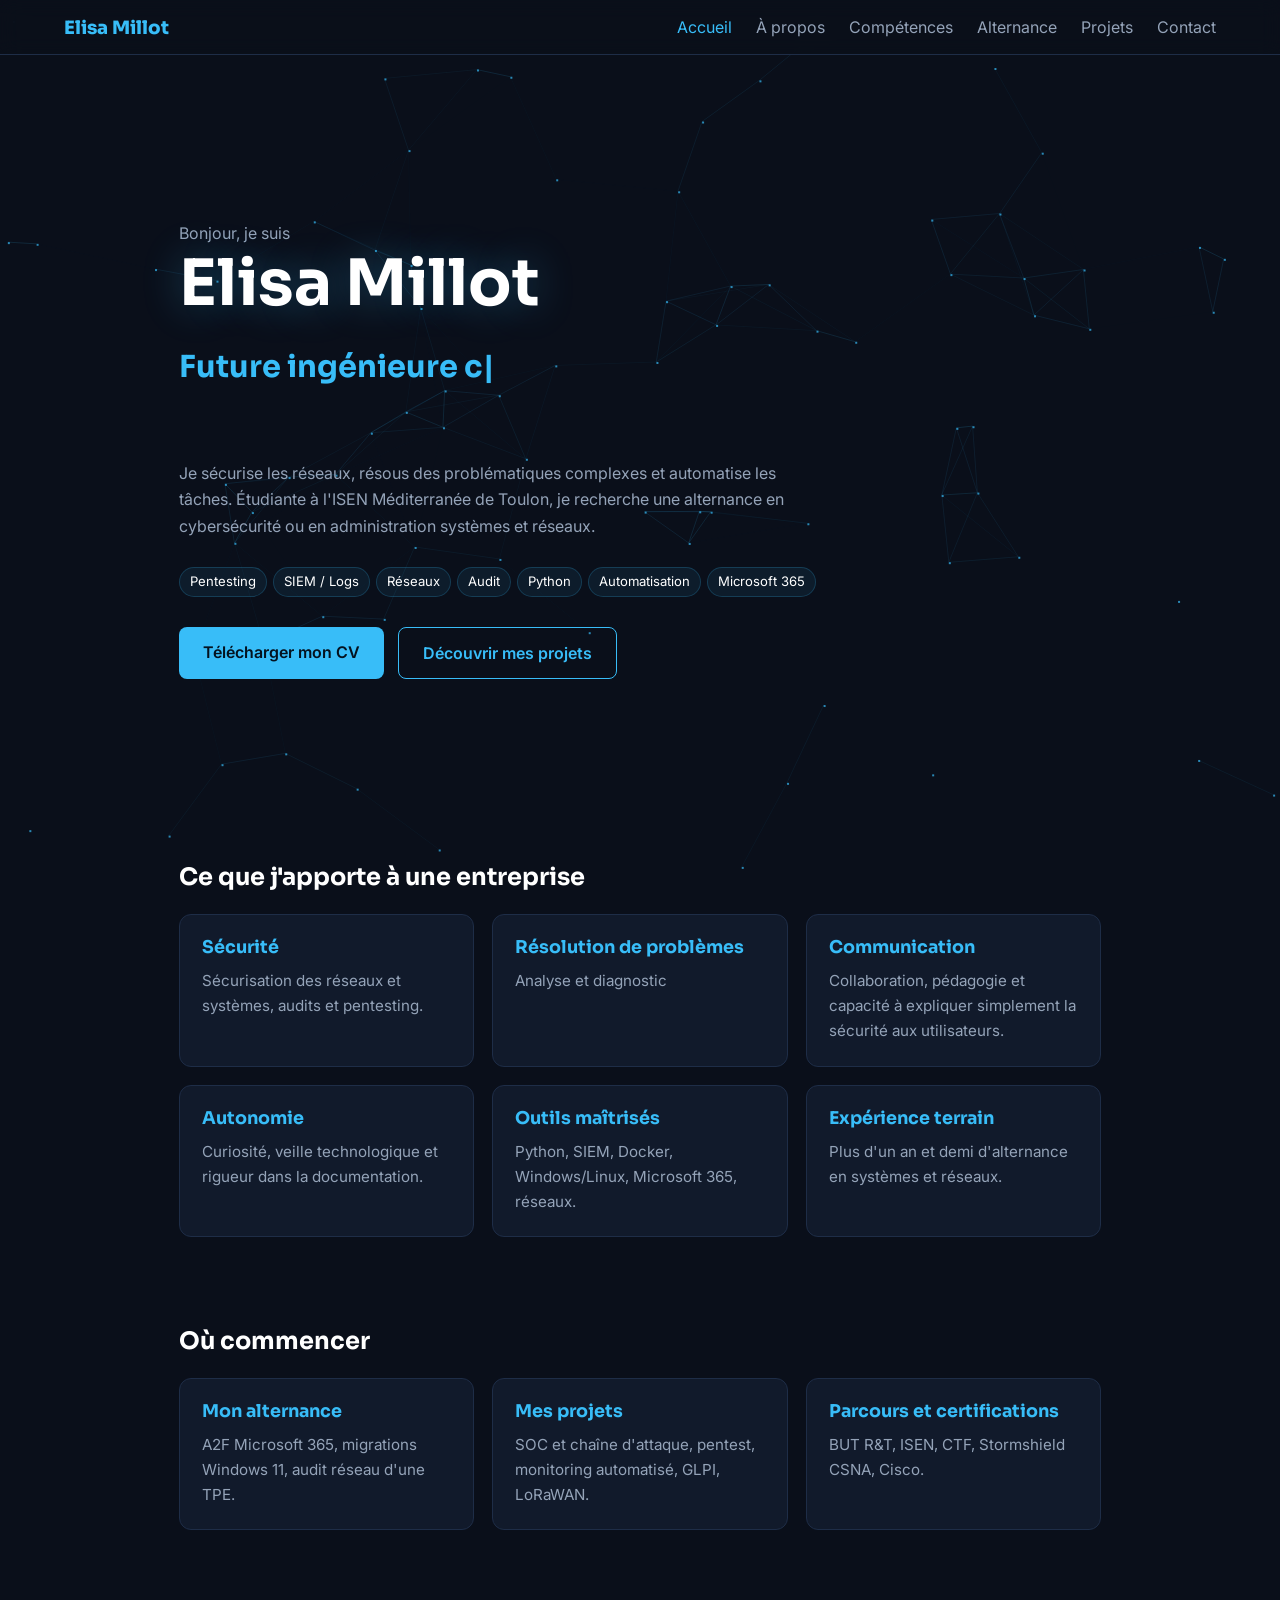
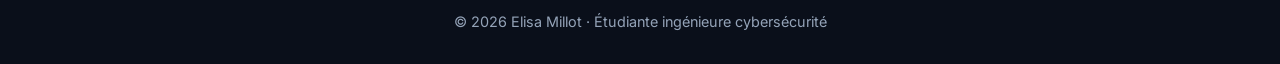
<file: index.html>
<!DOCTYPE html>
<html lang="fr"><head><meta charset="utf-8"><meta name="viewport" content="width=device-width,initial-scale=1">
<title>Accueil | Elisa Millot</title>
<meta name="description" content="Portfolio d'Elisa Millot, étudiante ingénieure cybersécurité et administratrice systèmes & réseaux.">
<link rel="preconnect" href="https://fonts.googleapis.com"><link rel="preconnect" href="https://fonts.gstatic.com" crossorigin>
<link href="https://fonts.googleapis.com/css2?family=Inter:wght@400;500&family=Sora:wght@600;700;800&display=swap" rel="stylesheet">
<link rel="stylesheet" href="css/style.css"></head>
<body><canvas id="bg" aria-hidden="true"></canvas>
<header><a class="logo" href="index.html">Elisa Millot</a><button id="burger" aria-label="Menu">☰</button><nav id="nav"><a href="index.html" class=on>Accueil</a><a href="about.html">À propos</a><a href="skills.html">Compétences</a><a href="alternance.html">Alternance</a><a href="projects.html">Projets</a><a href="contact.html">Contact</a></nav></header>
<main><section class="hero">
<p class="muted">Bonjour, je suis</p>
<h1>Elisa Millot</h1>
<h2 id="typed" data-words='["Future ingénieure cybersécurité","Administratrice Systèmes & Réseaux","Vice-présidente Hackcess · CTF"]'>Future ingénieure cybersécurité</h2>
<p class="lead">Je sécurise les réseaux, résous des problématiques complexes et automatise les tâches. Étudiante à l'ISEN Méditerranée de Toulon, je recherche une alternance en cybersécurité ou en administration systèmes et réseaux.</p>
<div class="tags"><span>Pentesting</span><span>SIEM / Logs</span><span>Réseaux</span><span>Audit</span><span>Python</span><span>Automatisation</span><span>Microsoft 365</span></div>
<div class="btns"><a class="btn" href="/Documents/CV-Millot.pdf" download>Télécharger mon CV</a><a class="btn ghost" href="projects.html">Découvrir mes projets</a></div>
</section>
<section><h2>Ce que j'apporte à une entreprise</h2><div class="grid">
<div class="card reveal"><h3>Sécurité</h3><p>Sécurisation des réseaux et systèmes, audits et pentesting.</p></div>
<div class="card reveal"><h3>Résolution de problèmes</h3><p>Analyse et diagnostic</p></div>
<div class="card reveal"><h3>Communication</h3><p>Collaboration, pédagogie et capacité à expliquer simplement la sécurité aux utilisateurs.</p></div>
<div class="card reveal"><h3>Autonomie</h3><p>Curiosité, veille technologique et rigueur dans la documentation.</p></div>
<div class="card reveal"><h3>Outils maîtrisés</h3><p>Python, SIEM, Docker, Windows/Linux, Microsoft 365, réseaux.</p></div>
<div class="card reveal"><h3>Expérience terrain</h3><p>Plus d'un an et demi d'alternance en systèmes et réseaux.</p></div></div></section>
<section><h2>Où commencer</h2><div class="grid">
<a class="card reveal" href="alternance.html"><h3>Mon alternance</h3><p>A2F Microsoft 365, migrations Windows 11, audit réseau d'une TPE.</p></a>
<a class="card reveal" href="projects.html"><h3>Mes projets</h3><p>SOC et chaîne d'attaque, pentest, monitoring automatisé, GLPI, LoRaWAN.</p></a>
<a class="card reveal" href="about.html"><h3>Parcours et certifications</h3><p>BUT R&T, ISEN, CTF, Stormshield CSNA, Cisco.</p></a></div></section></main>
<footer>© 2026 Elisa Millot · Étudiante ingénieure cybersécurité</footer>
<button id="top" aria-label="Retour en haut">↑</button>
<script src="js/script.js"></script></body></html>
</file>
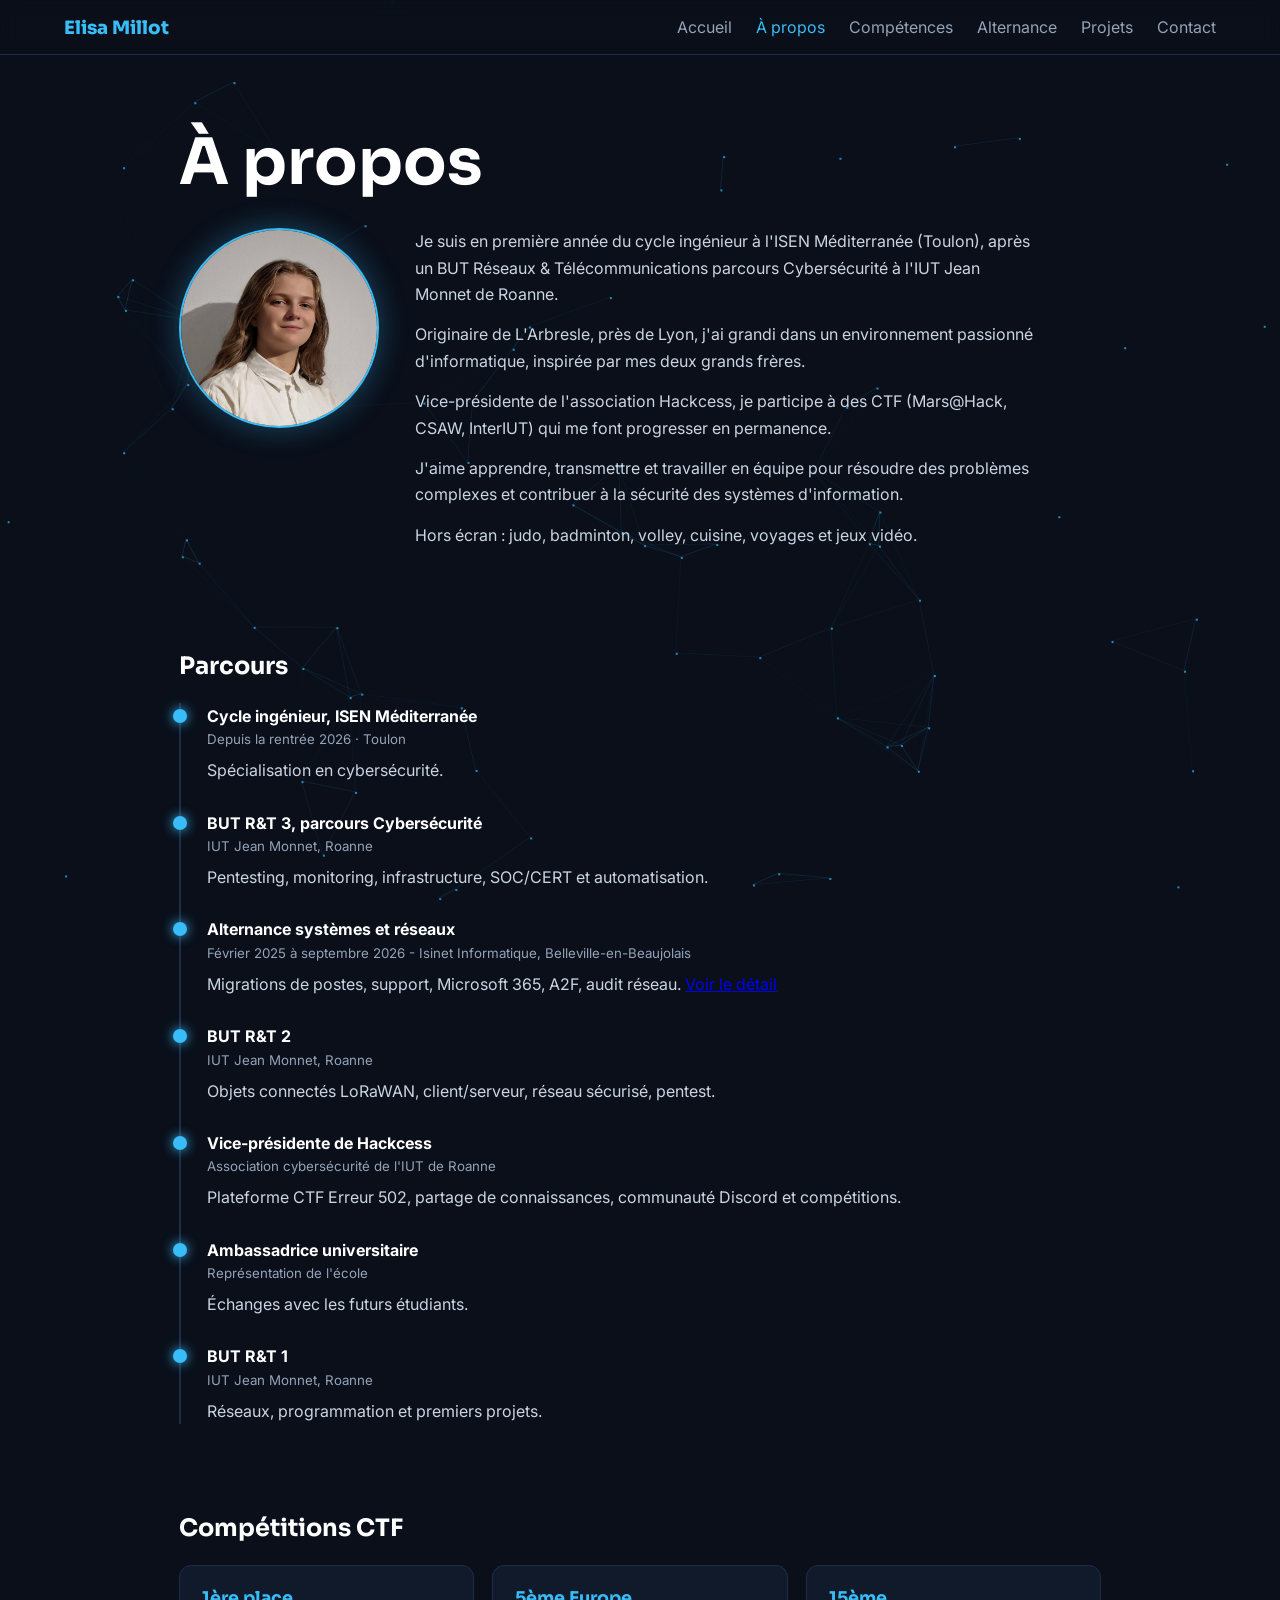
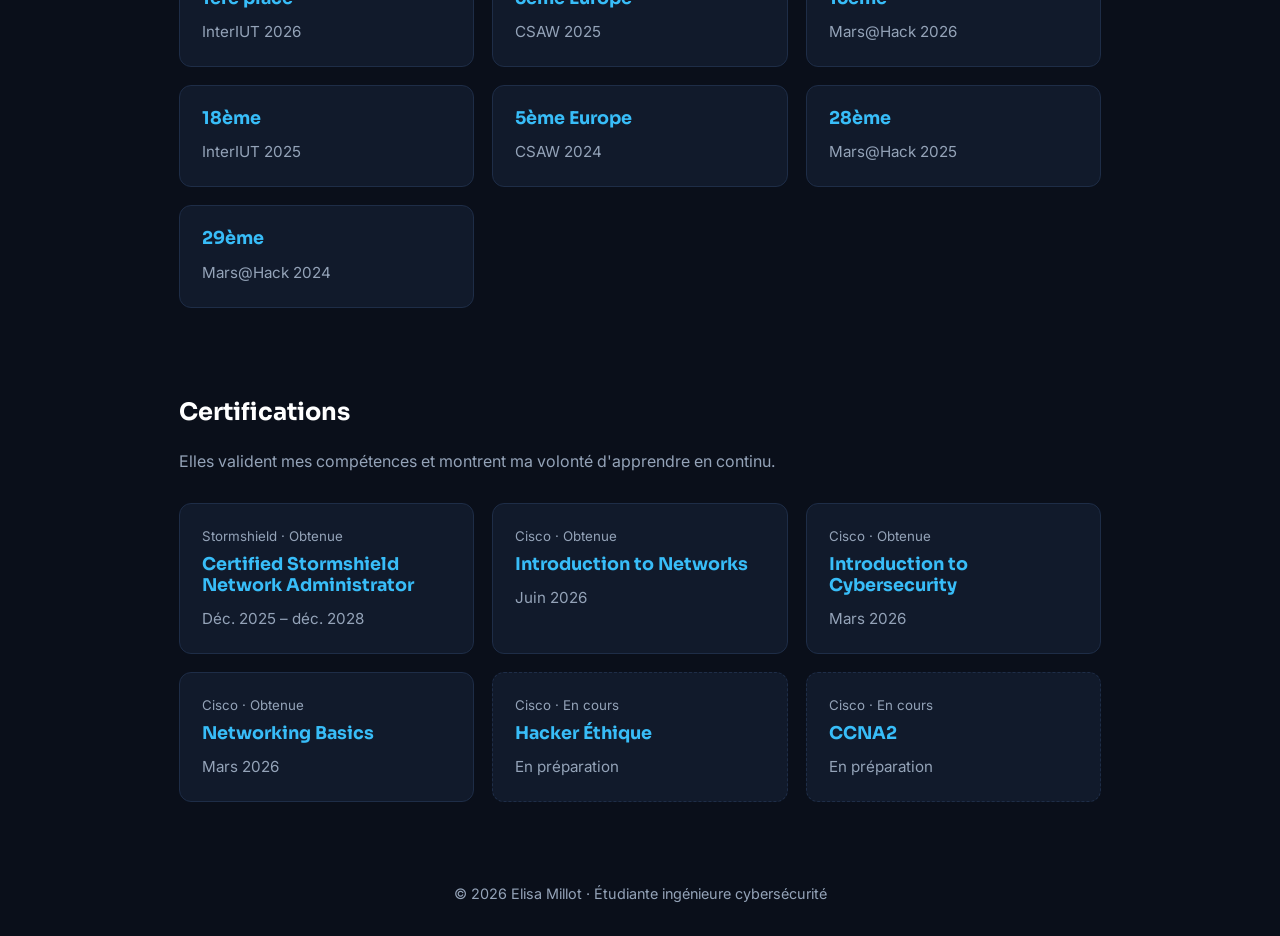
<file: about.html>
<!DOCTYPE html>
<html lang="fr"><head><meta charset="utf-8"><meta name="viewport" content="width=device-width,initial-scale=1">
<title>À propos | Elisa Millot</title>
<meta name="description" content="Portfolio d'Elisa Millot, étudiante ingénieure cybersécurité et administratrice systèmes & réseaux.">
<link rel="preconnect" href="https://fonts.googleapis.com"><link rel="preconnect" href="https://fonts.gstatic.com" crossorigin>
<link href="https://fonts.googleapis.com/css2?family=Inter:wght@400;500&family=Sora:wght@600;700;800&display=swap" rel="stylesheet">
<link rel="stylesheet" href="css/style.css"></head>
<body><canvas id="bg" aria-hidden="true"></canvas>
<header><a class="logo" href="index.html">Elisa Millot</a><button id="burger" aria-label="Menu">☰</button><nav id="nav"><a href="index.html">Accueil</a><a href="about.html" class=on>À propos</a><a href="skills.html">Compétences</a><a href="alternance.html">Alternance</a><a href="projects.html">Projets</a><a href="contact.html">Contact</a></nav></header>
<main><section><h1>À propos</h1>
<div class="about"><img src="/Documents/moi.png" alt="Elisa Millot" onerror="this.style.display='none'">
<div class="text"><p>Je suis en première année du cycle ingénieur à l'ISEN Méditerranée (Toulon), après un BUT Réseaux & Télécommunications parcours Cybersécurité à l'IUT Jean Monnet de Roanne.</p>
<p>Originaire de L'Arbresle, près de Lyon, j'ai grandi dans un environnement passionné d'informatique, inspirée par mes deux grands frères.</p> 
<p>Vice-présidente de l'association Hackcess, je participe à des CTF (Mars@Hack, CSAW, InterIUT) qui me font progresser en permanence.</p>
<p>J'aime apprendre, transmettre et travailler en équipe pour résoudre des problèmes complexes et contribuer à la sécurité des systèmes d'information.</p>
<p>Hors écran : judo, badminton, volley, cuisine, voyages et jeux vidéo.</p></div></div></section>
<section><h2>Parcours</h2><div class="timeline">
<div class="tl reveal"><b>Cycle ingénieur, ISEN Méditerranée</b><small>Depuis la rentrée 2026 · Toulon</small><p>Spécialisation en cybersécurité.</p></div>
<div class="tl reveal"><b>BUT R&T 3, parcours Cybersécurité</b><small>IUT Jean Monnet, Roanne</small><p>Pentesting, monitoring, infrastructure, SOC/CERT et automatisation.</p></div>
  <div class="tl reveal"><b>Alternance systèmes et réseaux</b><small>Février 2025 à septembre 2026 - Isinet Informatique, Belleville-en-Beaujolais</small><p>Migrations de postes, support, Microsoft 365, A2F, audit réseau. <a href="alternance.html">Voir le détail</a></p></div>
<div class="tl reveal"><b>BUT R&T 2</b><small>IUT Jean Monnet, Roanne</small><p>Objets connectés LoRaWAN, client/serveur, réseau sécurisé, pentest.</p></div>
<div class="tl reveal"><b>Vice-présidente de Hackcess</b><small>Association cybersécurité de l'IUT de Roanne</small><p>Plateforme CTF Erreur 502, partage de connaissances, communauté Discord et compétitions.</p></div>
<div class="tl reveal"><b>Ambassadrice universitaire</b><small>Représentation de l'école</small><p>Échanges avec les futurs étudiants.</p></div>
<div class="tl reveal"><b>BUT R&T 1</b><small>IUT Jean Monnet, Roanne</small><p>Réseaux, programmation et premiers projets.</p></div>
</div></section>
<section><h2>Compétitions CTF</h2><div class="grid" data-render="ctf"></div></section>
<section><h2>Certifications</h2><p class="lead">Elles valident mes compétences et montrent ma volonté d'apprendre en continu.</p><div class="grid" data-render="certs"></div></section></main>
<footer>© 2026 Elisa Millot · Étudiante ingénieure cybersécurité</footer>
<button id="top" aria-label="Retour en haut">↑</button>
<script src="js/script.js"></script></body></html>
</file>
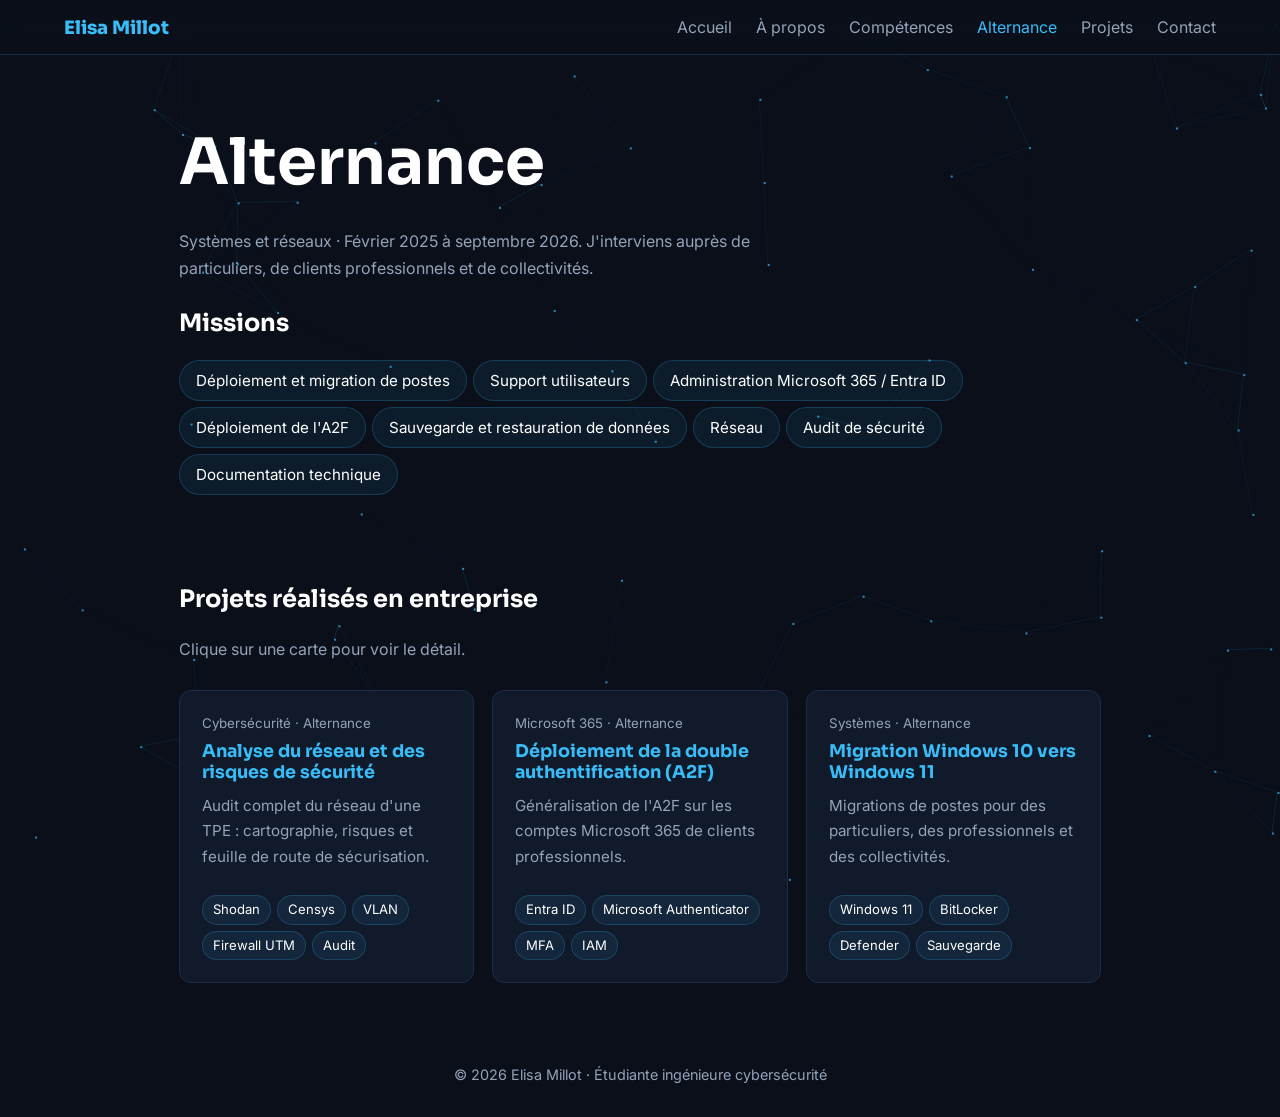
<file: alternance.html>
<!DOCTYPE html>
<html lang="fr"><head><meta charset="utf-8"><meta name="viewport" content="width=device-width,initial-scale=1">
<title>Alternance | Elisa Millot</title>
<meta name="description" content="Portfolio d'Elisa Millot, étudiante ingénieure cybersécurité et administratrice systèmes & réseaux.">
<link rel="preconnect" href="https://fonts.googleapis.com"><link rel="preconnect" href="https://fonts.gstatic.com" crossorigin>
<link href="https://fonts.googleapis.com/css2?family=Inter:wght@400;500&family=Sora:wght@600;700;800&display=swap" rel="stylesheet">
<link rel="stylesheet" href="css/style.css"></head>
<body><canvas id="bg" aria-hidden="true"></canvas>
<header><a class="logo" href="index.html">Elisa Millot</a><button id="burger" aria-label="Menu">☰</button><nav id="nav"><a href="index.html">Accueil</a><a href="about.html">À propos</a><a href="skills.html">Compétences</a><a href="alternance.html" class=on>Alternance</a><a href="projects.html">Projets</a><a href="contact.html">Contact</a></nav></header>
<main><section><h1>Alternance</h1>
<p class="lead">Systèmes et réseaux · Février 2025 à septembre 2026. J'interviens auprès de particuliers, de clients professionnels et de collectivités.</p>
<h2>Missions</h2><div class="tags big" id="missions"></div></section>
<section><h2>Projets réalisés en entreprise</h2><p class="lead">Clique sur une carte pour voir le détail.</p><div class="grid" data-render="alt"></div></section>
<dialog id="dlg"><button class="close" aria-label="Fermer">✕</button><div id="dbody"></div></dialog></main>
<footer>© 2026 Elisa Millot · Étudiante ingénieure cybersécurité</footer>
<button id="top" aria-label="Retour en haut">↑</button>
<script src="js/script.js"></script></body></html>
</file>
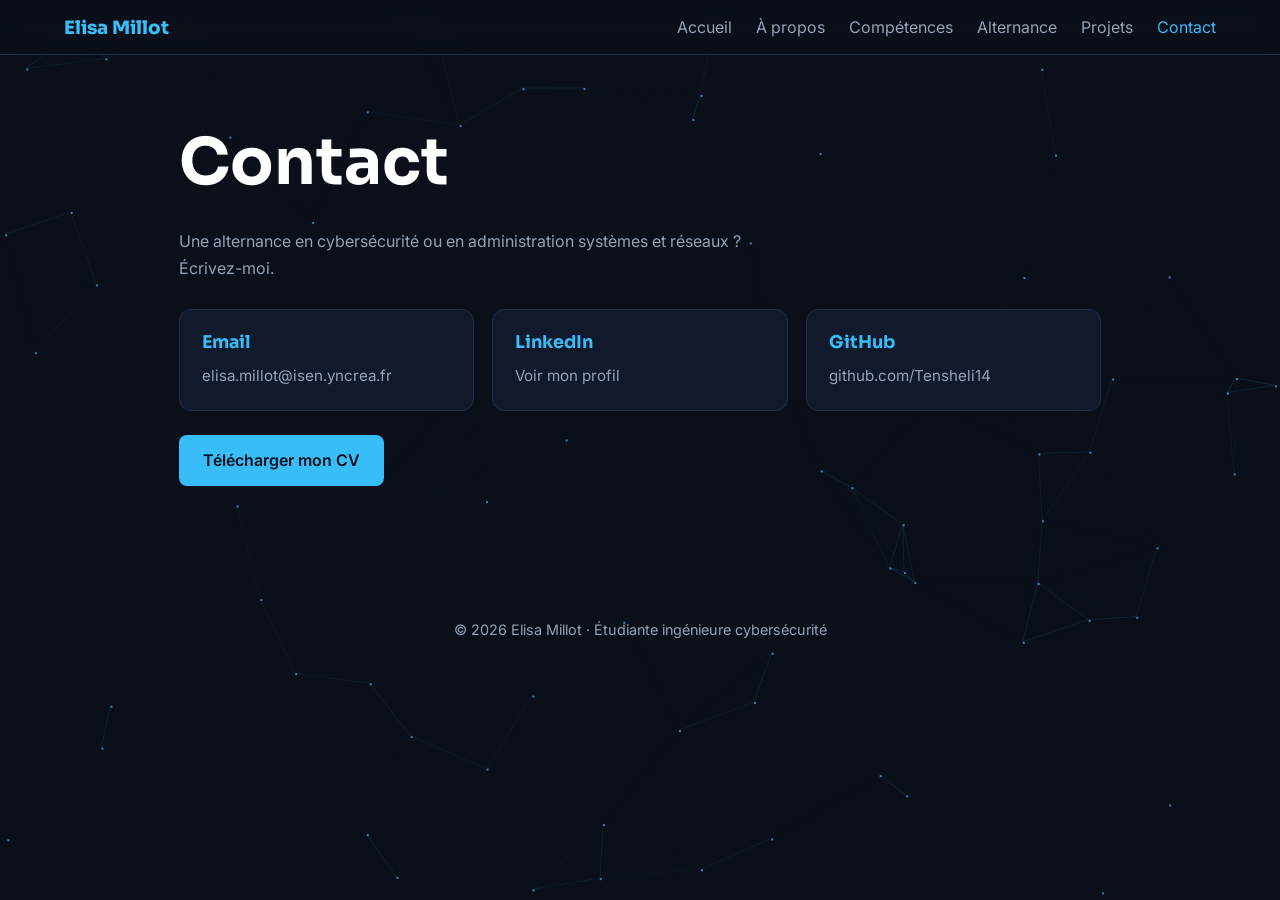
<file: contact.html>
<!DOCTYPE html>
<html lang="fr"><head><meta charset="utf-8"><meta name="viewport" content="width=device-width,initial-scale=1">
<title>Contact | Elisa Millot</title>
<meta name="description" content="Portfolio d'Elisa Millot, étudiante ingénieure cybersécurité et administratrice systèmes & réseaux.">
<link rel="preconnect" href="https://fonts.googleapis.com"><link rel="preconnect" href="https://fonts.gstatic.com" crossorigin>
<link href="https://fonts.googleapis.com/css2?family=Inter:wght@400;500&family=Sora:wght@600;700;800&display=swap" rel="stylesheet">
<link rel="stylesheet" href="css/style.css"></head>
<body><canvas id="bg" aria-hidden="true"></canvas>
<header><a class="logo" href="index.html">Elisa Millot</a><button id="burger" aria-label="Menu">☰</button><nav id="nav"><a href="index.html">Accueil</a><a href="about.html">À propos</a><a href="skills.html">Compétences</a><a href="alternance.html">Alternance</a><a href="projects.html">Projets</a><a href="contact.html" class=on>Contact</a></nav></header>
<main><section><h1>Contact</h1><p class="lead">Une alternance en cybersécurité ou en administration systèmes et réseaux ? Écrivez-moi.</p>
<div class="grid">
<a class="card" href="mailto:elisa.millot@isen.yncrea.fr"><h3>Email</h3><p>elisa.millot@isen.yncrea.fr</p></a>
<a class="card" href="https://www.linkedin.com/in/elisa-millot/" target="_blank" rel="noopener"><h3>LinkedIn</h3><p>Voir mon profil</p></a>
<a class="card" href="https://github.com/Tensheli14" target="_blank" rel="noopener"><h3>GitHub</h3><p>github.com/Tensheli14</p></a></div>
<div class="btns"><a class="btn" href="/Documents/CV-Millot.pdf" download>Télécharger mon CV</a></div></section></main><br><br>
<footer>© 2026 Elisa Millot · Étudiante ingénieure cybersécurité</footer>
<button id="top" aria-label="Retour en haut">↑</button>
<script src="js/script.js"></script></body></html>
</file>
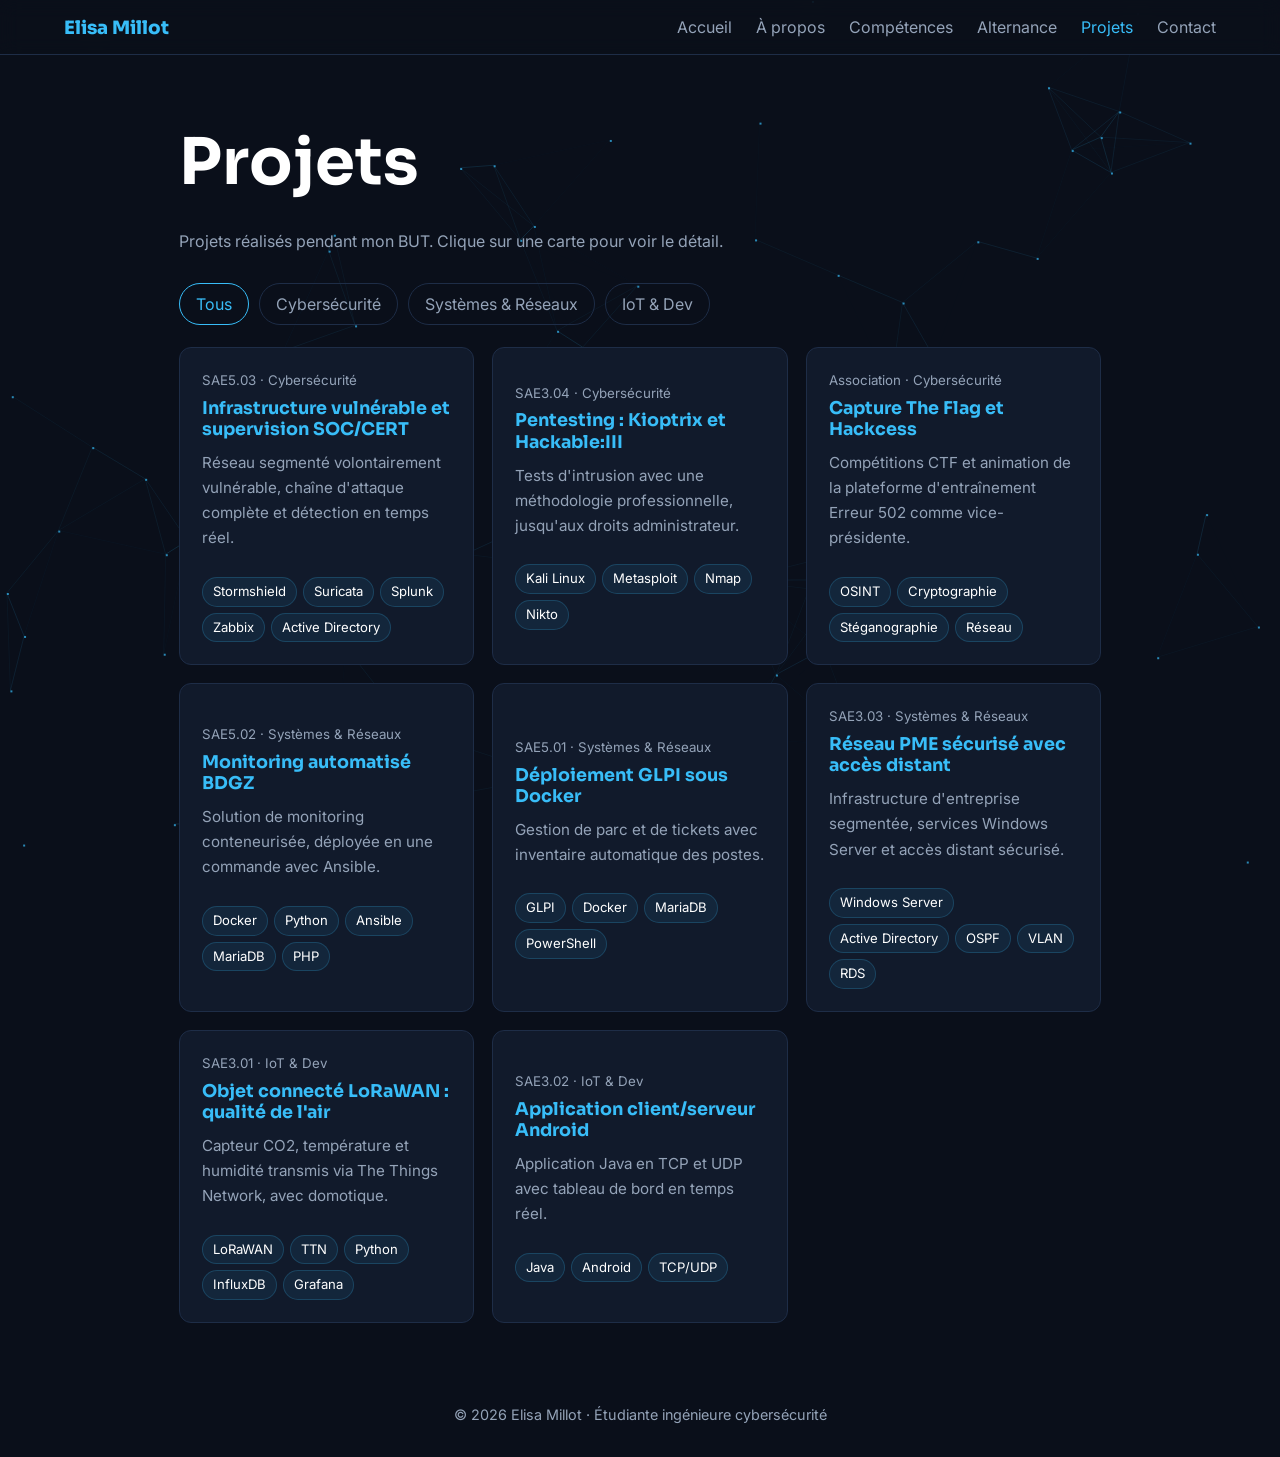
<file: projects.html>
<!DOCTYPE html>
<html lang="fr"><head><meta charset="utf-8"><meta name="viewport" content="width=device-width,initial-scale=1">
<title>Projets | Elisa Millot</title>
<meta name="description" content="Portfolio d'Elisa Millot, étudiante ingénieure cybersécurité et administratrice systèmes & réseaux.">
<link rel="preconnect" href="https://fonts.googleapis.com"><link rel="preconnect" href="https://fonts.gstatic.com" crossorigin>
<link href="https://fonts.googleapis.com/css2?family=Inter:wght@400;500&family=Sora:wght@600;700;800&display=swap" rel="stylesheet">
<link rel="stylesheet" href="css/style.css"></head>
<body><canvas id="bg" aria-hidden="true"></canvas>
<header><a class="logo" href="index.html">Elisa Millot</a><button id="burger" aria-label="Menu">☰</button><nav id="nav"><a href="index.html">Accueil</a><a href="about.html">À propos</a><a href="skills.html">Compétences</a><a href="alternance.html">Alternance</a><a href="projects.html" class=on>Projets</a><a href="contact.html">Contact</a></nav></header>
<main><section><h1>Projets</h1><p class="lead">Projets réalisés pendant mon BUT. Clique sur une carte pour voir le détail.</p>
<div class="filters" id="filters"></div><div class="grid" data-render="projects"></div></section>
<dialog id="dlg"><button class="close" aria-label="Fermer">✕</button><div id="dbody"></div></dialog></main>
<footer>© 2026 Elisa Millot · Étudiante ingénieure cybersécurité</footer>
<button id="top" aria-label="Retour en haut">↑</button>
<script src="js/script.js"></script></body></html>
</file>
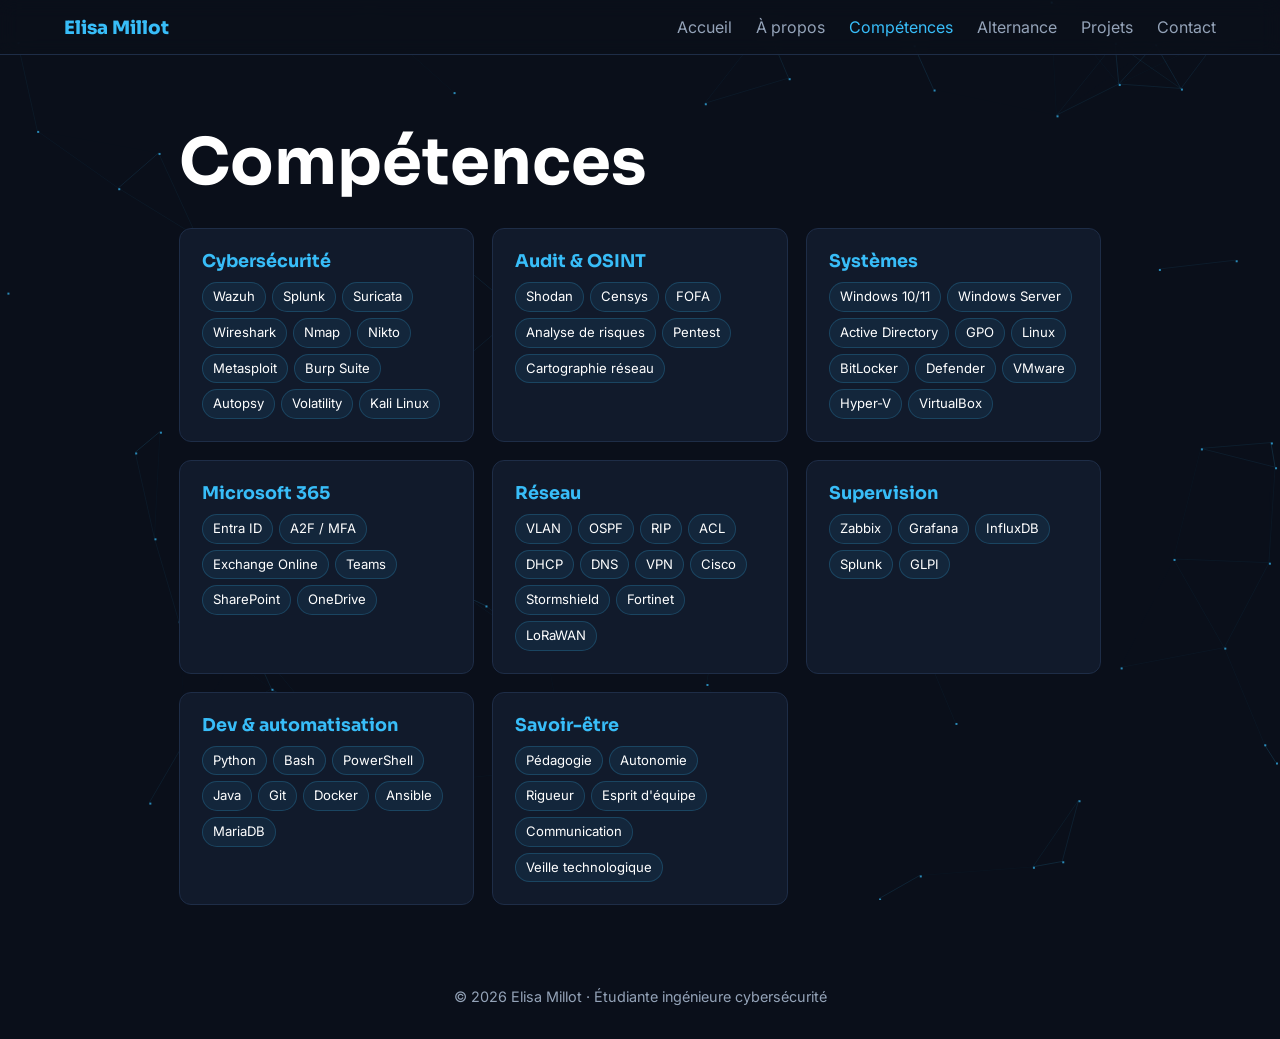
<file: skills.html>
<!DOCTYPE html>
<html lang="fr"><head><meta charset="utf-8"><meta name="viewport" content="width=device-width,initial-scale=1">
<title>Compétences | Elisa Millot</title>
<meta name="description" content="Portfolio d'Elisa Millot, étudiante ingénieure cybersécurité et administratrice systèmes & réseaux.">
<link rel="preconnect" href="https://fonts.googleapis.com"><link rel="preconnect" href="https://fonts.gstatic.com" crossorigin>
<link href="https://fonts.googleapis.com/css2?family=Inter:wght@400;500&family=Sora:wght@600;700;800&display=swap" rel="stylesheet">
<link rel="stylesheet" href="css/style.css"></head>
<body><canvas id="bg" aria-hidden="true"></canvas>
<header><a class="logo" href="index.html">Elisa Millot</a><button id="burger" aria-label="Menu">☰</button><nav id="nav"><a href="index.html">Accueil</a><a href="about.html">À propos</a><a href="skills.html" class=on>Compétences</a><a href="alternance.html">Alternance</a><a href="projects.html">Projets</a><a href="contact.html">Contact</a></nav></header>
<main><section><h1>Compétences</h1><div class="grid" data-render="skills"></div></section></main>
<footer>© 2026 Elisa Millot · Étudiante ingénieure cybersécurité</footer>
<button id="top" aria-label="Retour en haut">↑</button>
<script src="js/script.js"></script></body></html>
</file>
<file: css/style.css>
:root{--bg:#0a0f1a;--card:#111a2b;--line:#1e2d47;--c:#38bdf8;--t:#fff;--m:#94a3b8}
*{box-sizing:border-box;margin:0}html{scroll-behavior:smooth}
body{background:var(--bg);color:var(--t);font:16px/1.65 Inter,system-ui,sans-serif}
#bg{position:fixed;inset:0;z-index:-1}
header{position:sticky;top:0;z-index:10;display:flex;justify-content:space-between;align-items:center;padding:14px 5vw;background:#0a0f1acc;backdrop-filter:blur(10px);border-bottom:1px solid var(--line)}
.logo{font:800 1.15rem Sora;color:var(--c);text-decoration:none}
nav a{color:var(--m);text-decoration:none;margin-left:24px;transition:.2s}nav a:hover,nav a.on{color:var(--c)}
#burger{display:none;background:none;border:0;color:var(--t);font-size:1.6rem;cursor:pointer}
main{max-width:1050px;margin:auto;padding:0 5vw}section{padding:70px 0 20px}
h1,h2,h3{font-family:Sora;line-height:1.2}h1{font-size:clamp(2.2rem,6vw,4rem);margin-bottom:26px}h2{font-size:1.5rem;margin-bottom:22px}
.hero{min-height:82vh;display:flex;flex-direction:column;justify-content:center}
.hero h1{text-shadow:0 0 40px #38bdf855}.hero h2{color:var(--c);min-height:2.6em;font-size:clamp(1.2rem,3.4vw,1.9rem)}
#typed::after{content:"|";animation:bl 1s steps(1) infinite}@keyframes bl{50%{opacity:0}}
.muted,small{color:var(--m)}.lead{color:var(--m);max-width:620px;margin:10px 0 28px}
.btns{display:flex;gap:14px;flex-wrap:wrap;margin-top:24px}
.btn{padding:12px 24px;border-radius:8px;background:var(--c);color:#04121f;font-weight:600;text-decoration:none;transition:.25s}
.btn:hover{box-shadow:0 0 24px #38bdf8aa;transform:translateY(-2px)}.btn.ghost{background:none;color:var(--c);border:1px solid var(--c)}
.grid{display:grid;grid-template-columns:repeat(auto-fit,minmax(250px,1fr));gap:18px}
.card{display:block;background:var(--card);border:1px solid var(--line);border-radius:12px;padding:22px;color:inherit;text-decoration:none;transition:.25s}
.card:hover{border-color:var(--c);box-shadow:0 0 22px #38bdf833;transform:translateY(-4px)}
.card h3{font-size:1.1rem;color:var(--c);margin-bottom:10px}.card p{color:var(--m);font-size:.95rem}
.tags{display:flex;flex-wrap:wrap;gap:6px}.tags span{font-size:.82rem;padding:3px 10px;border-radius:99px;background:#38bdf814;border:1px solid #38bdf833}
.badge{text-align:center}.badge .ic{font-size:2rem}
.about{display:flex;gap:36px;align-items:flex-start;flex-wrap:wrap}.about img{width:200px;height:200px;border-radius:50%;object-fit:cover;border:2px solid var(--c);box-shadow:0 0 30px #38bdf855}
.text{flex:1;min-width:260px;max-width:620px}.text p{margin-bottom:14px;color:#cbd5e1}
.timeline{border-left:2px solid var(--line);padding-left:26px;display:grid;gap:26px}
.tl{position:relative}.tl::before{content:"";position:absolute;left:-34px;top:6px;width:14px;height:14px;border-radius:50%;background:var(--c);box-shadow:0 0 12px var(--c)}
.tl small{display:block}.tl p{color:#cbd5e1;margin-top:6px}
footer{text-align:center;color:var(--m);padding:60px 5vw 30px;font-size:.9rem}
#top{position:fixed;right:22px;bottom:22px;width:44px;height:44px;border-radius:50%;border:1px solid var(--c);background:var(--card);color:var(--c);font-size:1.2rem;cursor:pointer;opacity:0;pointer-events:none;transition:.3s}#top.show{opacity:1;pointer-events:auto}
.reveal{opacity:0;transform:translateY(20px);transition:.6s}.reveal.in{opacity:1;transform:none}
a:focus-visible,button:focus-visible{outline:2px solid var(--c);outline-offset:3px}
@media(max-width:700px){#burger{display:block}nav{display:none;position:absolute;top:100%;left:0;right:0;background:var(--bg);padding:10px 5vw;border-bottom:1px solid var(--line)}nav.open{display:block}nav a{display:block;margin:0;padding:10px 0}}
@media(prefers-reduced-motion:reduce){*{animation:none!important;transition:none!important}.reveal{opacity:1;transform:none}}

button.card{width:100%;text-align:left;font:inherit;cursor:pointer}.card.wip{border-style:dashed}.card small{display:block;margin-bottom:6px}
.filters{display:flex;gap:10px;flex-wrap:wrap;margin-bottom:22px}
.chip{padding:7px 16px;border-radius:99px;border:1px solid var(--line);background:none;color:var(--m);font:inherit;cursor:pointer;transition:.2s}.chip:hover,.chip.on{border-color:var(--c);color:var(--c)}
dialog{max-width:640px;width:92vw;max-height:88vh;margin:auto;padding:28px;border:1px solid var(--c);border-radius:14px;background:var(--card);color:var(--t);box-shadow:0 0 40px #38bdf844}
dialog::backdrop{background:#000a;backdrop-filter:blur(3px)}dialog h2{margin:6px 0 10px}dialog h3{font-size:1rem;color:var(--c);margin:18px 0 6px}
dialog ul{padding-left:20px;color:#cbd5e1}dialog li{margin-bottom:4px}dialog .tags{margin-top:18px}
.close{position:absolute;right:14px;top:10px;background:none;border:0;color:var(--m);font-size:1.2rem;cursor:pointer}

.tags.big span{font-size:.95rem;padding:7px 16px}.hero .tags{margin-bottom:6px}
</file>
